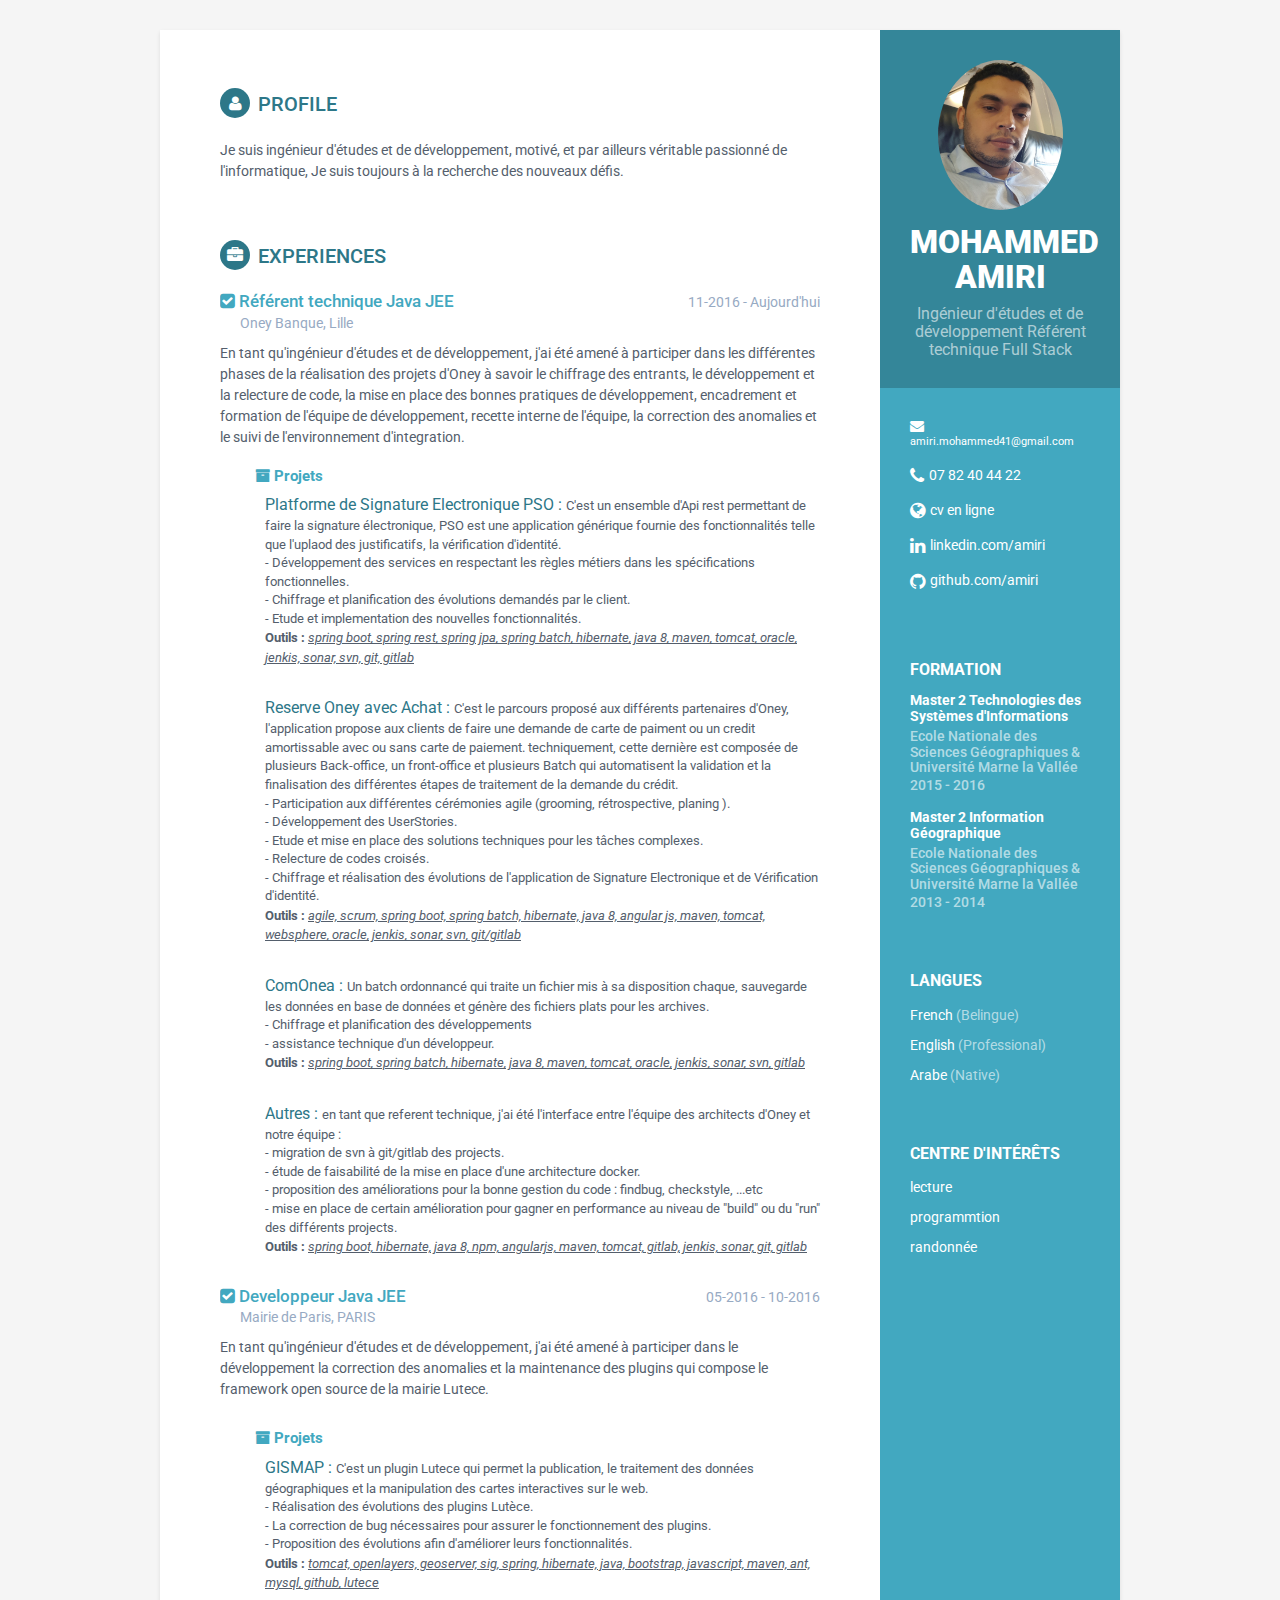
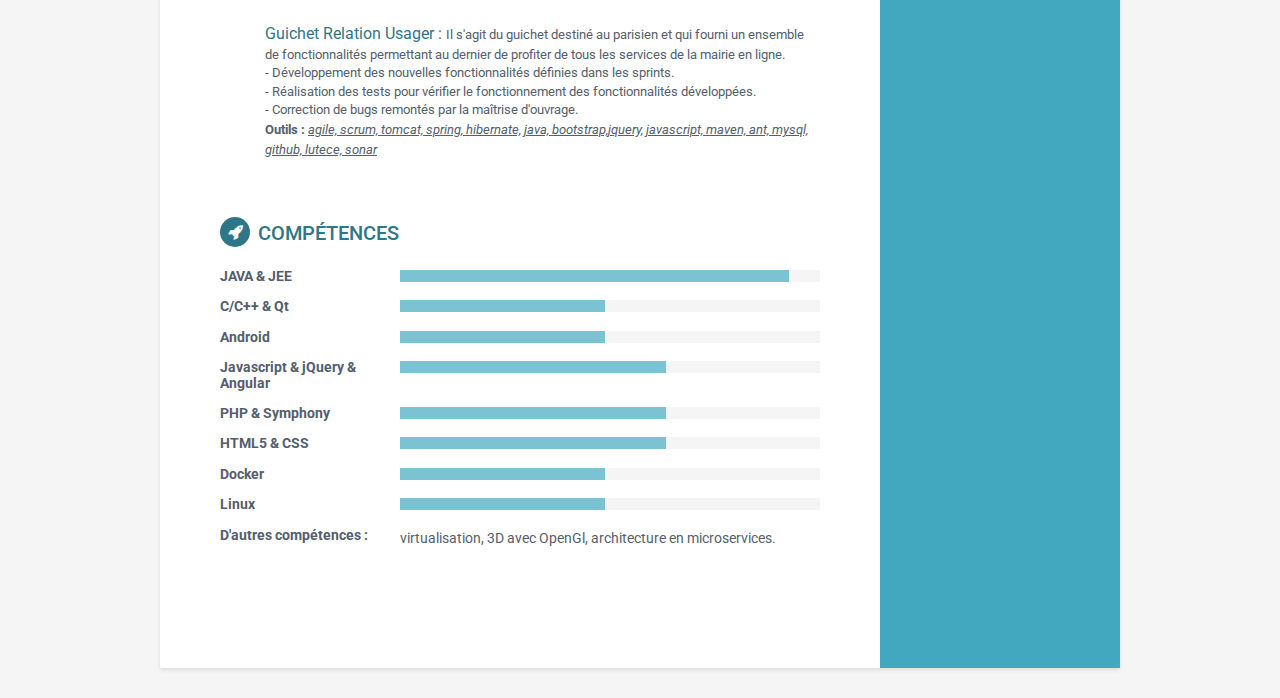
<file: index.html>
<!DOCTYPE html>
<html lang="fr">
   <head>
      <title>Resume/CV</title>
      <link rel="icon" type="image/png" href="https://github.com/MedAmiri/resume/blob/gh-pages/assets/images/cv.png" />
      <meta charset="utf-8">
      <meta http-equiv="X-UA-Compatible" content="IE=edge">
      <meta name="viewport" content="width=device-width, initial-scale=1.0">
      <meta name="description" content="Resume/CV">
      <link rel="shortcut icon" href="favicon.ico">
      <link href='https://fonts.googleapis.com/css?family=Roboto:400,500,400italic,300italic,300,500italic,700,700italic,900,900italic' rel='stylesheet' type='text/css'>
      <link rel="stylesheet" href="assets/plugins/bootstrap/css/bootstrap.min.css">
      <link rel="stylesheet" href="assets/plugins/font-awesome/css/font-awesome.css">
      <link id="theme-style" rel="stylesheet" href="assets/css/styles.css">
   </head>
   <body>
      <div class="wrapper">
         <div class="sidebar-wrapper">
            <div class="profile-container">
               <img class="img-circle profile img" src="assets/images/amiri.jpg"/>
               <h1 class="name">MOHAMMED AMIRI</h1>
               <h3 class="tagline">Ingénieur d'études et de développement    Référent technique Full Stack</h3>
            </div>
            <div class="contact-container container-block">
               <ul class="list-unstyled contact-list">
                  <li class="email mail"><i class="fa fa-envelope"></i><a href="mailto:amiri.mohammed41@gmail.com">amiri.mohammed41@gmail.com</a></li>
                  <li class="phone"><i class="fa fa-phone"></i><a href="tel:0782404422">07 82 40 44 22</a></li>
                  <li class="website"><i class="fa fa-globe"></i><a href="https://medamiri.github.io/resume/" target="_blank">cv en ligne</a></li>
                  <li class="linkedin"><i class="fa fa-linkedin"></i><a href="https://fr.linkedin.com/in/mohammed-amiri-aa04393a" target="_blank">linkedin.com/amiri</a></li>
                  <li class="github"><i class="fa fa-github"></i><a href="https://github.com/MedAmiri" target="_blank">github.com/amiri</a></li>
               </ul>
            </div>
            <div class="education-container container-block">
               <h2 class="container-block-title">Formation</h2>
               <div class="item">
                  <h4 class="degree">Master 2 Technologies des Systèmes d'Informations</h4>
                  <h5 class="meta">Ecole Nationale des Sciences Géographiques & Université Marne la Vallée</h5>
                  <div class="time">2015 - 2016</div>
               </div>
               <div class="item">
                 <h4 class="degree">Master 2 Information Géographique</h4>
                  <h5 class="meta">Ecole Nationale des Sciences Géographiques & Université Marne la Vallée</h5>
                  <div class="time">2013 - 2014</div>
               </div>
            </div>
            <div class="languages-container container-block">
               <h2 class="container-block-title">Langues</h2>
               <ul class="list-unstyled interests-list">
                  <li>French <span class="lang-desc">(Belingue)</span></li>
                  <li>English <span class="lang-desc">(Professional)</span></li>
                  <li>Arabe <span class="lang-desc">(Native)</span></li>                  
               </ul>
            </div>
            <div class="interests-container container-block">
               <h2 class="container-block-title">Centre d'intérêts</h2>
               <ul class="list-unstyled interests-list">
                  <li>lecture</li>
                  <li>programmtion</li>
                  <li>randonnée</li>
               </ul>
            </div>
         </div>
         <div class="main-wrapper">
            <section class="section summary-section">
               <h2 class="section-title"><i class="fa fa-user"></i>Profile</h2>
               <div class="summary">
                  <p>Je suis ingénieur d'études et de développement, motivé, et par ailleurs véritable passionné de l'informatique, Je suis toujours à la recherche des nouveaux défis. </p>
               </div>
            </section>
            <section class="section experiences-section">
               <h2 class="section-title"><i class="fa fa-briefcase"></i>Experiences</h2>
               <div class="item">
                  <div class="meta">
                     <div class="upper-row">
                        <h3 class="job-title"> <i class="fa fa-check-square blue"></i>  Référent technique Java JEE</h3>
                        <div class="time">11-2016 - Aujourd'hui</div>
                     </div>
                     <div class="company">Oney Banque, Lille</div>
                  </div>
                  <div class="details">
                     <p>En tant qu'ingénieur d'études et de développement, j'ai été amené à participer dans les différentes phases de la réalisation des projets d'Oney à savoir le chiffrage des entrants, le développement et la relecture de code, la mise en place des bonnes pratiques de développement, encadrement et formation de l'équipe de développement, recette interne de l'équipe, la correction des anomalies et le suivi de l'environnement d'integration.</p>
                  </div>
                  <section class="article">
                     <h2 class="article-title"><i class="fa fa-archive"></i>  Projets</h2>
                     <div class="detail-projects">
                        <div class="item">
                           <span class="project-title"><a href="#hook">Platforme de Signature Electronique PSO : </a></span>  C'est un ensemble d'Api rest permettant de faire la signature électronique, PSO est une application générique fournie des fonctionnalités telle que l'uplaod des justificatifs, la vérification d'identité. <span class="project-tagline"></br> - Développement des services en respectant les règles métiers dans les spécifications fonctionnelles. </br> -  Chiffrage et planification des évolutions demandés par le client. </br>
                        - Etude et implementation des nouvelles fonctionnalités. </span>
                           <p> <strong>Outils : </strong> <U><I>spring boot, spring rest, spring jpa, spring batch, hibernate, java 8, maven, tomcat, oracle, jenkis, sonar, svn, git, gitlab </I> </U></p>
                        </div>
                        <div class="item">
                           <span class="project-title"><a href="#hook">Reserve Oney avec Achat : </a></span> C'est le parcours proposé aux différents partenaires d'Oney, l'application propose aux clients de faire une demande de carte de paiment ou un credit amortissable avec ou sans carte de paiement. techniquement, cette dernière est composée de plusieurs Back-office, un front-office et plusieurs Batch qui automatisent la validation et la finalisation des différentes étapes de traitement de la demande du crédit.
                           <span class="project-tagline"> </br> -  Participation aux différentes cérémonies agile (grooming, rétrospective, planing ). </br> - Développement des UserStories. </br> - Etude et mise en place des solutions techniques pour les tâches complexes. </br> - Relecture de codes croisés. </br> - Chiffrage et réalisation des évolutions de l'application de Signature Electronique et de Vérification d'identité.</span>
                           <p> <strong>Outils : </strong> <U><I> agile, scrum, spring boot, spring batch, hibernate, java 8, angular js, maven, tomcat, websphere, oracle, jenkis, sonar, svn, git/gitlab </I> </U></p>
                        </div>
                        <div class="item">
                           <span class="project-title"><a href="#hook">ComOnea : </a></span>  Un batch ordonnancé qui traite un fichier mis à sa disposition chaque, sauvegarde les données en base de données et génère des fichiers plats pour les archives.  
                           <span class="project-tagline"></br> - Chiffrage et planification des développements </br> - assistance technique d'un développeur.</span>
                           <p> <strong>Outils : </strong> <U><I>spring boot, spring batch, hibernate, java 8, maven, tomcat, oracle, jenkis, sonar, svn, gitlab </I> </U></p>
                        </div>
                        <div class="item">
                           <span class="project-title"><a href="#hook"> Autres : </a></span>  en tant que referent technique, j'ai été  l'interface entre l'équipe des architects d'Oney et notre équipe :
                           <span class="project-tagline"></br> 
						   - migration de svn à git/gitlab des projects. </br> 
						   - étude de faisabilité de la mise en place d'une architecture docker. </br>
						   - proposition des améliorations pour la bonne gestion du code : findbug, checkstyle, ...etc </br>
						   - mise en place de certain amélioration pour gagner en performance au niveau de "build" ou du "run" des différents projects. </span>
                           <p> <strong>Outils : </strong> <U><I>spring boot, hibernate, java 8, npm, angularjs, maven, tomcat, gitlab, jenkis, sonar, git, gitlab </I> </U></p>
                     </div>

                     </div>
                  </section>
               </div>
               <div class="item">
                  <div class="meta">
                     <div class="upper-row">
                        <h3 class="job-title"><i class="fa fa-check-square blue"></i>  Developpeur Java JEE</h3>
                        <div class="time">05-2016 - 10-2016</div>
                     </div>
                     <div class="company">Mairie de Paris, PARIS</div>
                  </div>
                  <div class="details">
                     <p>En tant qu'ingénieur d'études et de développement, j'ai été amené à participer dans le développement la correction des anomalies et la maintenance des plugins qui compose le framework open source de la mairie Lutece.</p>
                  </div>
               </div>
               <section class="article">
                     <h2 class="article-title"><i class="fa fa-archive"></i>  Projets</h2>
                     <div class="detail-projects">
                        <div class="item">
                           <span class="project-title"><a href="#hook">GISMAP : </a></span> C'est un plugin Lutece qui permet la publication, le traitement des données géographiques et la manipulation des cartes interactives sur le web.<span class="project-tagline"> </br> - Réalisation des évolutions des plugins Lutèce.  </br> - La correction de bug nécessaires pour assurer le fonctionnement des plugins. </br> - Proposition des évolutions afin d'améliorer leurs fonctionnalités.</span>
                           <p> <strong>Outils : </strong> <U><I>tomcat, openlayers, geoserver, sig, spring, hibernate, java, bootstrap, javascript, maven, ant, mysql, github, lutece </I> </U></p>
                        </div>
                        <div class="item">
                           <span class="project-title"><a href="#hook">Guichet Relation Usager : </a></span> Il s'agit du guichet destiné au parisien et qui fourni un ensemble de fonctionnalités permettant au dernier de profiter de tous les services de la mairie en ligne.
                           <span class="project-tagline"></br> - Développement des nouvelles fonctionnalités définies dans les sprints.</br> - Réalisation des tests pour vérifier le fonctionnement des fonctionnalités développées. </br> - Correction de bugs remontés par la maîtrise d'ouvrage.</span>
                           <p> <strong>Outils : </strong> <U><I>agile, scrum, tomcat, spring, hibernate, java, bootstrap,jquery, javascript, maven, ant, mysql, github, lutece, sonar </I> </U></p>
                        </div>
                     </div>
                  </section>
            </section>
            <section class="skills-section section">
               <h2 class="section-title"><i class="fa fa-rocket"></i>Compétences</h2>
               <div class="skillset">
                  <div class="item">
                     <h3 class="level-title">JAVA &amp; JEE</h3>
                     <div class="level-bar">
                        <div class="level-bar-inner" data-level="95%">
                        </div>
                     </div>
                  </div>
                  <div class="item">
                     <h3 class="level-title">C/C++ &amp; Qt</h3>
                     <div class="level-bar">
                        <div class="level-bar-inner" data-level="50%">
                        </div>
                     </div>
                  </div>
                  <div class="item">
                     <h3 class="level-title">Android</h3>
                     <div class="level-bar">
                        <div class="level-bar-inner" data-level="50%">
                        </div>
                     </div>
                  </div>
                  <div class="item">
                     <h3 class="level-title">Javascript &amp; jQuery &amp; Angular </h3>
                     <div class="level-bar">
                        <div class="level-bar-inner" data-level="65%">
                        </div>
                     </div>
                  </div>
                  <div class="item">
                     <h3 class="level-title">PHP &amp; Symphony</h3>
                     <div class="level-bar">
                        <div class="level-bar-inner" data-level="65%">
                        </div>
                     </div>
                  </div>
                  <div class="item">
                     <h3 class="level-title">HTML5 &amp; CSS</h3>
                     <div class="level-bar">
                        <div class="level-bar-inner" data-level="65%">
                        </div>
                     </div>
                  </div>
                  <div class="item">
                     <h3 class="level-title">Docker</h3>
                     <div class="level-bar">
                        <div class="level-bar-inner" data-level="50%">
                        </div>
                     </div>
                  </div>
                   <div class="item">
                     <h3 class="level-title">Linux</h3>
                     <div class="level-bar">
                        <div class="level-bar-inner" data-level="50%">
                        </div>
                     </div>
                  </div>
                  <div class="item">
                     <h3 class="level-title">D'autres compétences :</h3>
                        <div> virtualisation, 3D avec OpenGl, architecture en microservices. </div>                             
                  </div>
               </div>
            </section>
         </div>
      </div>
      <script type="text/javascript" src="assets/plugins/jquery-1.11.3.min.js"></script>
      <script type="text/javascript" src="assets/plugins/bootstrap/js/bootstrap.min.js"></script>    
      <script type="text/javascript" src="assets/js/main.js"></script>            
   </body>
</html>
</file>
<file: assets/css/styles.css>
/*   
 * Template Name: Orbit - Responsive Resume/CV Template for Developers
 * Version: 1.0
 * Author: Xiaoying Riley
 * Twitter: @3rdwave_themes
 * License: Creative Commons Attribution 3.0 License
 * Website: http://themes.3rdwavemedia.com/
*/
/* styles.css */
/* ======= Base ======= */
body {
  font-family: 'Roboto', sans-serif;
  color: #545E6C;
  background: #f5f5f5;
  font-size: 14px;
  padding: 30px;
  -webkit-font-smoothing: antialiased;
  -moz-osx-font-smoothing: grayscale;
}

.img{
  height: 150px;
  width: 125px;
}
.mail{
  font-size: 11px;
}

h1,
h2,
h3,
h4,
h5,
h6 {
  font-weight: 700;
}
a {
  color: #2d7788;
  -webkit-transition: all 0.4s ease-in-out;
  -moz-transition: all 0.4s ease-in-out;
  -ms-transition: all 0.4s ease-in-out;
  -o-transition: all 0.4s ease-in-out;
}
a:hover {
  text-decoration: underline;
  color: #1a454f;
}
a:focus {
  text-decoration: none;
}
p {
  line-height: 1.5;
}
.wrapper {
  background: #42A8C0;
  max-width: 960px;
  margin: 0 auto;
  position: relative;
  -webkit-box-shadow: 0px 2px 4px rgba(0, 0, 0, 0.1);
  -moz-box-shadow: 0px 2px 4px rgba(0, 0, 0, 0.1);
  box-shadow: 0px 2px 4px rgba(0, 0, 0, 0.1);
}
.sidebar-wrapper {
  background: #42A8C0;
  position: absolute;
  right: 0;
  width: 240px;
  height: 100%;
  min-height: 800px;
  color: #fff;
}
.sidebar-wrapper a {
  color: #fff;
}
.sidebar-wrapper .profile-container {
  padding: 30px;
  background: rgba(0, 0, 0, 0.2);
  text-align: center;
  color: #fff;
}
.sidebar-wrapper .name {
  font-size: 32px;
  font-weight: 900;
  margin-top: 0;
  margin-bottom: 10px;
}
.sidebar-wrapper .tagline {
  color: rgba(255, 255, 255, 0.6);
  font-size: 16px;
  font-weight: 400;
  margin-top: 0;
  margin-bottom: 0;
}
.sidebar-wrapper .profile {
  margin-bottom: 15px;
}
.sidebar-wrapper .contact-list .fa {
  margin-right: 5px;
  font-size: 18px;
  vertical-align: middle;
}
.sidebar-wrapper .contact-list li {
  margin-bottom: 15px;
}
.sidebar-wrapper .contact-list li:last-child {
  margin-bottom: 0;
}
.sidebar-wrapper .contact-list .email .fa {
  font-size: 14px;
}
.sidebar-wrapper .container-block {
  padding: 30px;
}
.sidebar-wrapper .container-block-title {
  text-transform: uppercase;
  font-size: 16px;
  font-weight: 700;
  margin-top: 0;
  margin-bottom: 15px;
}
.sidebar-wrapper .degree {
  font-size: 14px;
  margin-top: 0;
  margin-bottom: 5px;
}
.sidebar-wrapper .education-container .item {
  margin-bottom: 15px;
}
.sidebar-wrapper .education-container .item:last-child {
  margin-bottom: 0;
}
.sidebar-wrapper .education-container .meta {
  color: rgba(255, 255, 255, 0.6);
  font-weight: 500;
  margin-bottom: 0px;
  margin-top: 0;
}
.sidebar-wrapper .education-container .time {
  color: rgba(255, 255, 255, 0.6);
  font-weight: 500;
  margin-bottom: 0px;
}
.sidebar-wrapper .languages-container .lang-desc {
  color: rgba(255, 255, 255, 0.6);
}
.sidebar-wrapper .languages-list {
  margin-bottom: 0;
}
.sidebar-wrapper .languages-list li {
  margin-bottom: 10px;
}
.sidebar-wrapper .languages-list li:last-child {
  margin-bottom: 0;
}
.sidebar-wrapper .interests-list {
  margin-bottom: 0;
}
.sidebar-wrapper .interests-list li {
  margin-bottom: 10px;
}
.sidebar-wrapper .interests-list li:last-child {
  margin-bottom: 0;
}
.main-wrapper {
  background: #fff;
  padding: 60px;
  padding-right: 300px;
}
.main-wrapper .section-title {
  text-transform: uppercase;
  font-size: 20px;
  font-weight: 500;
  color: #2d7788;
  position: relative;
  margin-top: 0;
  margin-bottom: 20px;
}
.main-wrapper .section-title .fa {
  width: 30px;
  height: 30px;
  margin-right: 8px;
  display: inline-block;
  color: #fff;
  -webkit-border-radius: 50%;
  -moz-border-radius: 50%;
  -ms-border-radius: 50%;
  -o-border-radius: 50%;
  border-radius: 50%;
  -moz-background-clip: padding;
  -webkit-background-clip: padding-box;
  background-clip: padding-box;
  background: #2d7788;
  text-align: center;
  padding-top: 8px;
  font-size: 16px;
  position: relative;
  top: -2px;
}
.main-wrapper .section {
  margin-bottom: 60px;
}
.main-wrapper .experiences-section .item {
  margin-bottom: 30px;
}
.main-wrapper .upper-row {
  position: relative;
  overflow: hidden;
  margin-bottom: 2px;
}
.main-wrapper .job-title {
  color: #42A8C0;
  font-size: 17px;
  margin-top: 0;
  margin-bottom: 0;
  margin-left: 0px;
  font-weight: 500;
}

.article{
  font-size: 13px;
  color: #545E6C;
}

.article-title{
  font-size: 15px;
  margin-left: 35px;
  color: #42A8C0;
}
.detail-projects{
  margin-left: 45px;  
}
.main-wrapper .time {
  position: absolute;
  right: 0;
  top: 0;
  color: #97AAC3;
}
.main-wrapper .company {
  margin-bottom: 10px;
  margin-left: 20px;
  color: #97AAC3;
}
.main-wrapper .project-title {
  font-size: 16px;
  font-weight: 400;
  margin-top: 0;
  margin-bottom: 5px;
}
.main-wrapper .projects-section .intro {
  margin-bottom: 30px;
}
.main-wrapper .projects-section .item {
  margin-bottom: 15px;
}
.skillset .item {
  margin-bottom: 15px;
  overflow: hidden;
}
.skillset .level-title {
  font-size: 14px;
  margin-top: 0;
  margin-bottom: 12px;
}
.skillset .level-bar {
  height: 12px;
  background: #f5f5f5;
}
.skillset .level-bar-inner {
  height: 12px;
  background: #7bc2d3;
}
.footer {
  padding: 30px;
  padding-top: 60px;
}
.footer .copyright {
  line-height: 1.6;
  color: #545E6C;
  font-size: 13px;
}
.footer .fa-heart {
  color: #fb866a;
}
/* Extra small devices (phones, less than 768px) */
@media (max-width: 767px) {
  .sidebar-wrapper {
    position: static;
    width: inherit;
  }
  .main-wrapper {
    padding: 30px;
  }
  .main-wrapper .time {
    position: static;
    display: block;
    margin-top: 5px;
  }
  .main-wrapper .upper-row {
    margin-bottom: 0;
  }
}

/* Small devices (tablets, 768px and up) */
/* Medium devices (desktops, 992px and up) */
@media (min-width: 992px) {
  .skillset .level-title {
    display: inline-block;
    float: left;
    width: 30%;
    margin-bottom: 0;
  }
  .skillset .level-bar {
    display: inline-block;
    width: 70%;
    float: left;
    position: relative;
    top: 1px;
  }
}
</file>
